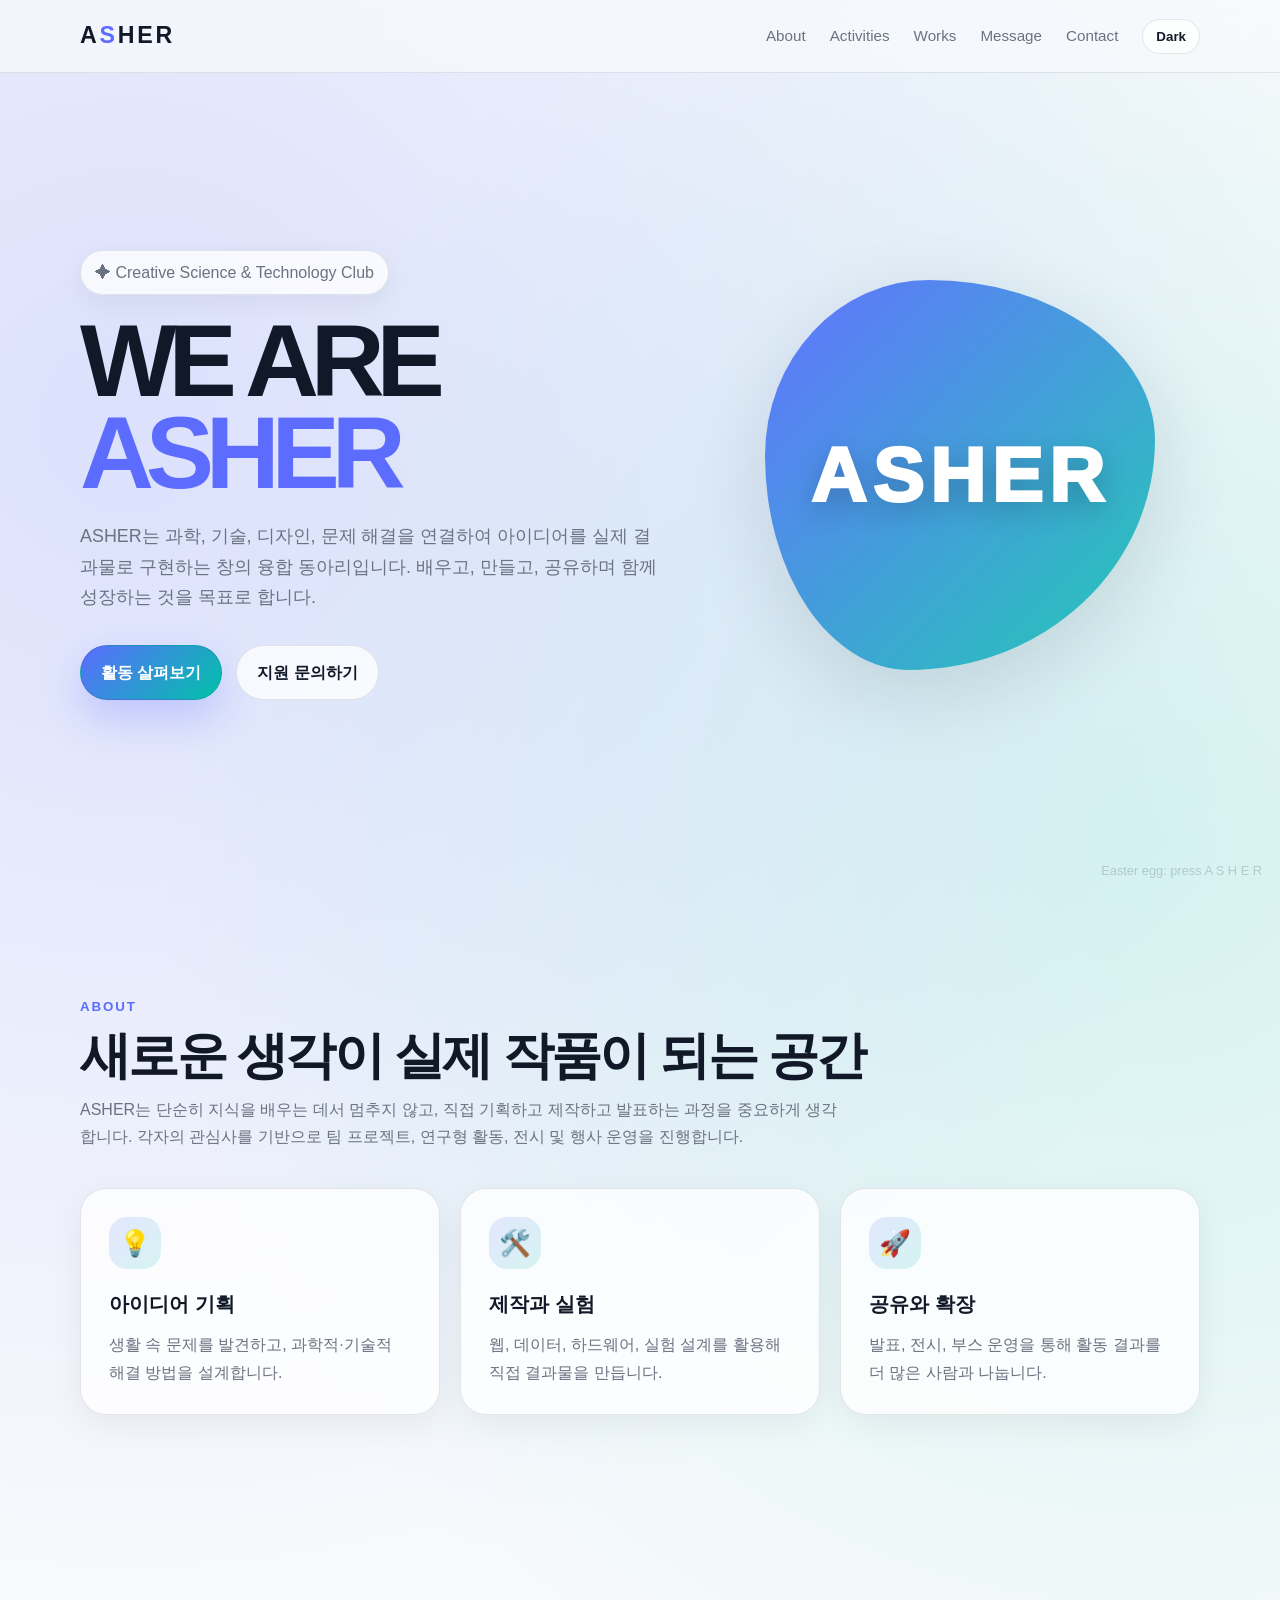
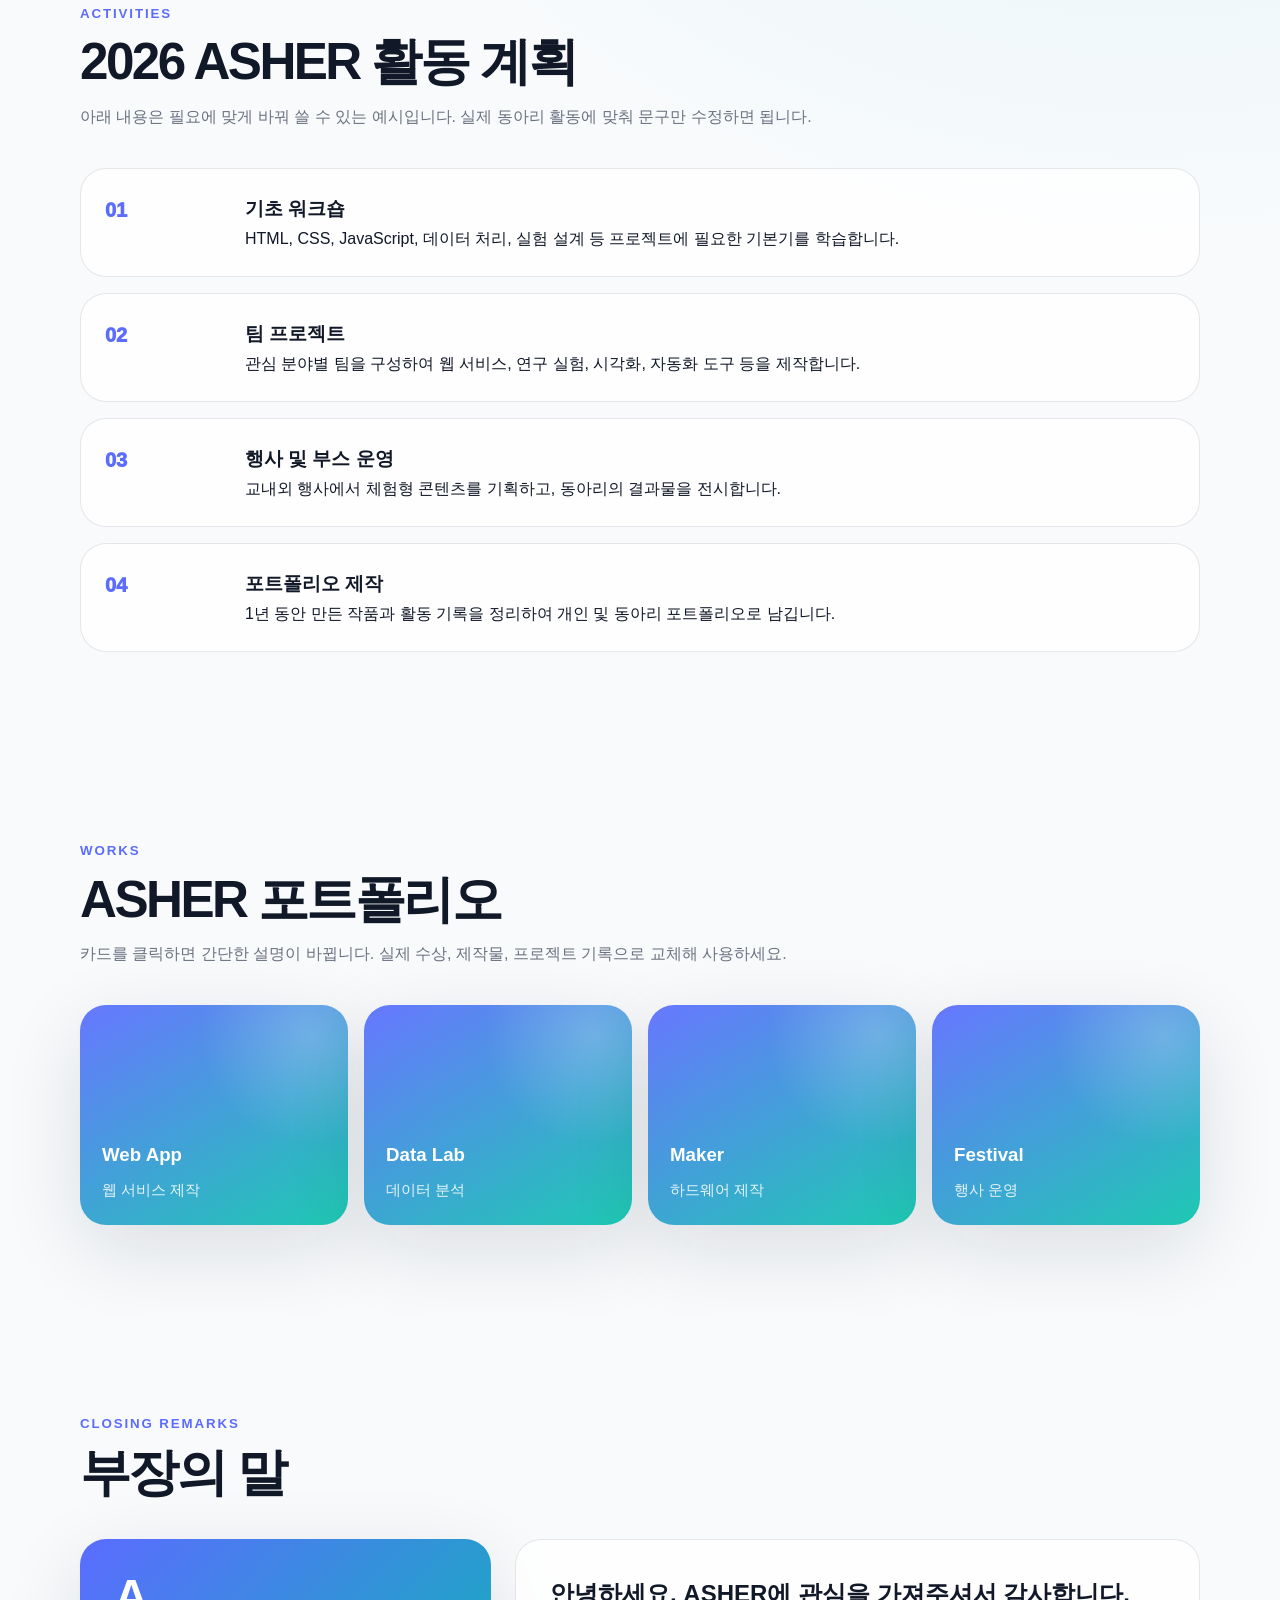
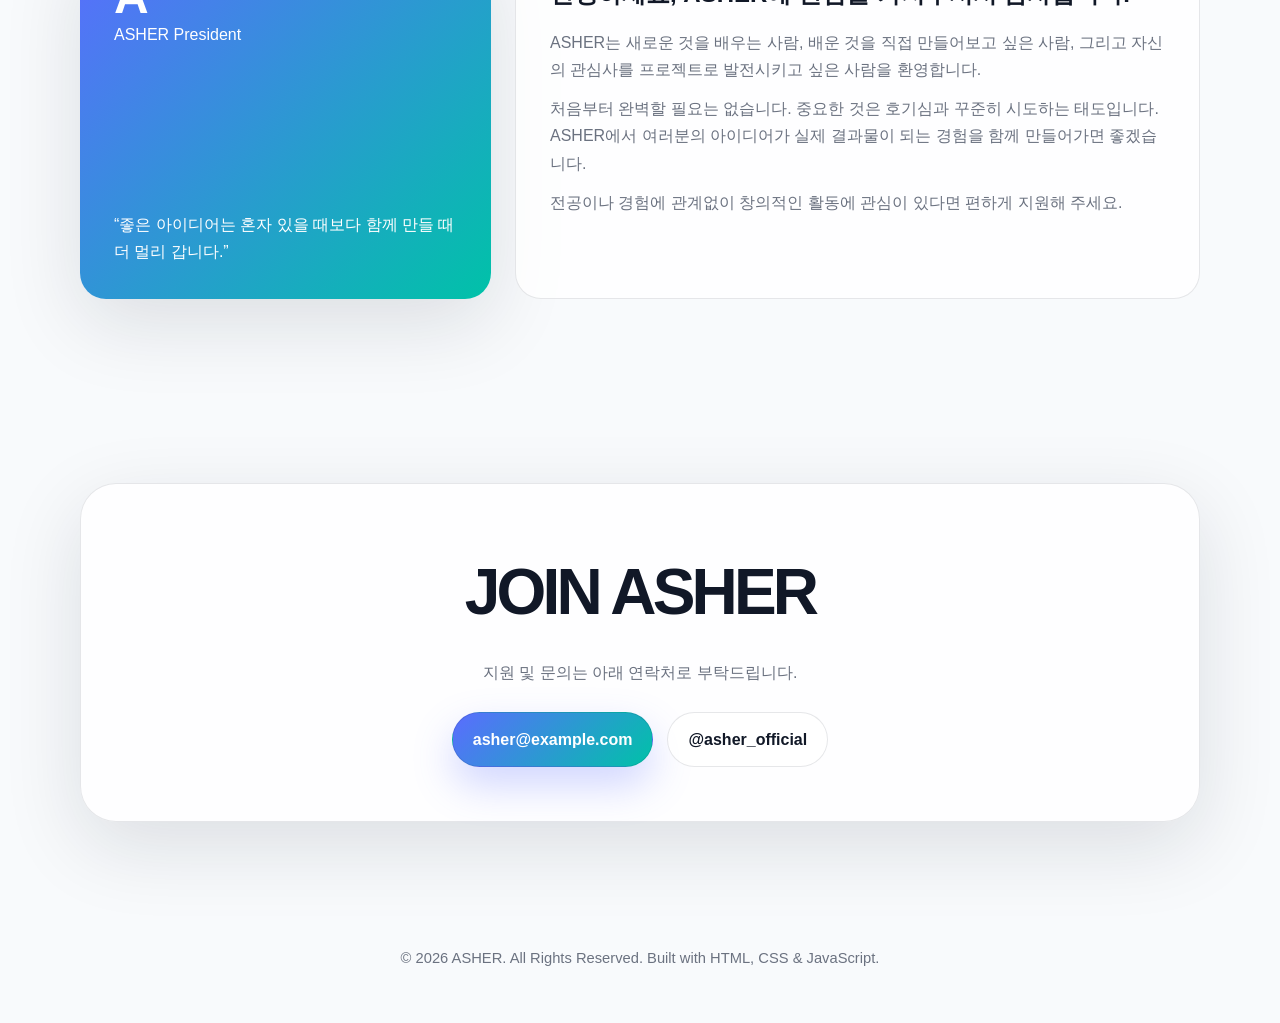
<file: ASHER_GPT.html>
<!DOCTYPE html>
<html lang="ko">
<head>
  <meta charset="UTF-8" />
  <meta name="viewport" content="width=device-width, initial-scale=1.0" />
  <title>ASHER</title>
  <style>
    :root {
      --bg: #f8fafc;
      --text: #111827;
      --muted: #6b7280;
      --card: rgba(255, 255, 255, 0.78);
      --line: rgba(17, 24, 39, 0.1);
      --primary: #5b6cff;
      --primary-dark: #3344dd;
      --accent: #00c2a8;
      --shadow: 0 24px 80px rgba(15, 23, 42, 0.12);
      --radius: 26px;
    }

    body.dark {
      --bg: #070b17;
      --text: #f8fafc;
      --muted: #a7b0c0;
      --card: rgba(15, 23, 42, 0.72);
      --line: rgba(255, 255, 255, 0.12);
      --primary: #8b96ff;
      --primary-dark: #6673ff;
      --accent: #36e5ca;
      --shadow: 0 24px 80px rgba(0, 0, 0, 0.35);
    }

    * {
      box-sizing: border-box;
      margin: 0;
      padding: 0;
    }

    html {
      scroll-behavior: smooth;
    }

    body {
      font-family: Pretendard, -apple-system, BlinkMacSystemFont, "Segoe UI", sans-serif;
      color: var(--text);
      background:
        radial-gradient(circle at 10% 10%, rgba(91, 108, 255, 0.18), transparent 30%),
        radial-gradient(circle at 90% 20%, rgba(0, 194, 168, 0.14), transparent 28%),
        var(--bg);
      line-height: 1.7;
      transition: background 0.3s ease, color 0.3s ease;
    }

    a {
      color: inherit;
      text-decoration: none;
    }

    .container {
      width: min(1120px, calc(100% - 40px));
      margin: 0 auto;
    }

    header {
      position: fixed;
      top: 0;
      left: 0;
      right: 0;
      z-index: 50;
      backdrop-filter: blur(18px);
      background: rgba(248, 250, 252, 0.72);
      border-bottom: 1px solid var(--line);
    }

    body.dark header {
      background: rgba(7, 11, 23, 0.72);
    }

    nav {
      height: 72px;
      display: flex;
      align-items: center;
      justify-content: space-between;
    }

    .logo {
      font-weight: 900;
      font-size: 1.45rem;
      letter-spacing: 0.12em;
    }

    .logo span {
      color: var(--primary);
    }

    .nav-links {
      display: flex;
      align-items: center;
      gap: 24px;
      font-size: 0.95rem;
      color: var(--muted);
    }

    .nav-links a:hover {
      color: var(--primary);
    }

    .theme-btn,
    .menu-btn {
      border: 1px solid var(--line);
      background: var(--card);
      color: var(--text);
      border-radius: 999px;
      padding: 9px 13px;
      cursor: pointer;
      font-weight: 700;
    }

    .menu-btn {
      display: none;
    }

    .hero {
      min-height: 100vh;
      display: grid;
      place-items: center;
      padding: 120px 0 70px;
      overflow: hidden;
    }

    .hero-grid {
      display: grid;
      grid-template-columns: 1.1fr 0.9fr;
      gap: 54px;
      align-items: center;
    }

    .tag {
      display: inline-flex;
      gap: 8px;
      align-items: center;
      padding: 8px 14px;
      border: 1px solid var(--line);
      border-radius: 999px;
      color: var(--muted);
      background: var(--card);
      box-shadow: 0 8px 28px rgba(15, 23, 42, 0.06);
      margin-bottom: 20px;
    }

    .hero h1 {
      font-size: clamp(3.2rem, 8vw, 7.6rem);
      line-height: 0.9;
      letter-spacing: -0.08em;
      margin-bottom: 22px;
    }

    .hero h1 span {
      color: var(--primary);
    }

    .hero p {
      font-size: 1.12rem;
      color: var(--muted);
      max-width: 620px;
      margin-bottom: 32px;
    }

    .hero-actions {
      display: flex;
      gap: 14px;
      flex-wrap: wrap;
    }

    .btn {
      display: inline-flex;
      align-items: center;
      justify-content: center;
      border-radius: 999px;
      padding: 13px 20px;
      font-weight: 800;
      border: 1px solid var(--line);
      transition: transform 0.2s ease, box-shadow 0.2s ease;
    }

    .btn:hover {
      transform: translateY(-3px);
    }

    .btn.primary {
      color: white;
      background: linear-gradient(135deg, var(--primary), var(--accent));
      box-shadow: 0 18px 40px rgba(91, 108, 255, 0.28);
    }

    .btn.ghost {
      background: var(--card);
      color: var(--text);
    }

    .orb-wrap {
      position: relative;
      height: 470px;
      display: grid;
      place-items: center;
    }

    .orb {
      width: min(390px, 80vw);
      aspect-ratio: 1;
      border-radius: 42% 58% 63% 37% / 45% 41% 59% 55%;
      background:
        linear-gradient(135deg, rgba(91, 108, 255, 0.95), rgba(0, 194, 168, 0.84)),
        url("data:image/svg+xml,%3Csvg xmlns='http://www.w3.org/2000/svg' width='120' height='120'%3E%3Cpath d='M0 60h120M60 0v120' stroke='rgba(255,255,255,.25)' stroke-width='1'/%3E%3C/svg%3E");
      box-shadow: var(--shadow);
      animation: float 5s ease-in-out infinite, morph 9s ease-in-out infinite;
    }

    .orb-text {
      position: absolute;
      font-size: clamp(2.4rem, 6vw, 5rem);
      color: white;
      font-weight: 950;
      letter-spacing: 0.08em;
      text-shadow: 0 10px 28px rgba(0, 0, 0, 0.2);
    }

    @keyframes float {
      0%, 100% { transform: translateY(0); }
      50% { transform: translateY(-18px); }
    }

    @keyframes morph {
      0%, 100% { border-radius: 42% 58% 63% 37% / 45% 41% 59% 55%; }
      50% { border-radius: 58% 42% 41% 59% / 54% 61% 39% 46%; }
    }

    section {
      padding: 92px 0;
    }

    .section-title {
      margin-bottom: 38px;
    }

    .section-title small {
      display: inline-block;
      color: var(--primary);
      font-weight: 900;
      letter-spacing: 0.14em;
      margin-bottom: 8px;
    }

    .section-title h2 {
      font-size: clamp(2rem, 4vw, 3.2rem);
      letter-spacing: -0.05em;
      line-height: 1.12;
    }

    .section-title p {
      color: var(--muted);
      margin-top: 12px;
      max-width: 760px;
    }

    .cards {
      display: grid;
      grid-template-columns: repeat(3, 1fr);
      gap: 20px;
    }

    .card {
      background: var(--card);
      border: 1px solid var(--line);
      border-radius: var(--radius);
      padding: 28px;
      box-shadow: 0 10px 34px rgba(15, 23, 42, 0.06);
      transition: transform 0.2s ease, border-color 0.2s ease;
    }

    .card:hover {
      transform: translateY(-6px);
      border-color: rgba(91, 108, 255, 0.45);
    }

    .icon {
      width: 52px;
      height: 52px;
      display: grid;
      place-items: center;
      border-radius: 18px;
      background: linear-gradient(135deg, rgba(91, 108, 255, 0.15), rgba(0, 194, 168, 0.15));
      font-size: 1.6rem;
      margin-bottom: 18px;
    }

    .card h3 {
      font-size: 1.25rem;
      margin-bottom: 10px;
    }

    .card p,
    .card li {
      color: var(--muted);
    }

    .card ul {
      padding-left: 18px;
    }

    .timeline {
      display: grid;
      gap: 16px;
    }

    .timeline-item {
      display: grid;
      grid-template-columns: 120px 1fr;
      gap: 20px;
      padding: 24px;
      border: 1px solid var(--line);
      border-radius: var(--radius);
      background: var(--card);
    }

    .year {
      color: var(--primary);
      font-weight: 950;
      font-size: 1.25rem;
    }

    .portfolio-grid {
      display: grid;
      grid-template-columns: repeat(4, 1fr);
      gap: 16px;
    }

    .portfolio {
      min-height: 220px;
      display: flex;
      flex-direction: column;
      justify-content: flex-end;
      color: white;
      padding: 22px;
      border-radius: var(--radius);
      background: linear-gradient(150deg, rgba(91, 108, 255, 0.92), rgba(0, 194, 168, 0.88));
      box-shadow: var(--shadow);
      overflow: hidden;
      position: relative;
    }

    .portfolio::before {
      content: "";
      position: absolute;
      inset: -40%;
      background: radial-gradient(circle, rgba(255, 255, 255, 0.22), transparent 35%);
      transform: translate(20%, -20%);
    }

    .portfolio h3,
    .portfolio p {
      position: relative;
    }

    .portfolio p {
      opacity: 0.88;
      font-size: 0.95rem;
      margin-top: 6px;
    }

    .message-box {
      display: grid;
      grid-template-columns: 0.75fr 1.25fr;
      gap: 24px;
      align-items: stretch;
    }

    .profile {
      border-radius: var(--radius);
      background: linear-gradient(135deg, var(--primary), var(--accent));
      color: white;
      padding: 34px;
      display: flex;
      flex-direction: column;
      justify-content: space-between;
      min-height: 360px;
      box-shadow: var(--shadow);
    }

    .profile strong {
      font-size: 3rem;
      line-height: 1;
    }

    .quote {
      background: var(--card);
      border: 1px solid var(--line);
      border-radius: var(--radius);
      padding: 34px;
    }

    .quote h3 {
      font-size: 1.5rem;
      margin-bottom: 14px;
    }

    .quote p {
      color: var(--muted);
      margin-bottom: 12px;
    }

    .contact {
      text-align: center;
      background: var(--card);
      border: 1px solid var(--line);
      border-radius: calc(var(--radius) + 10px);
      padding: 54px 24px;
      box-shadow: var(--shadow);
    }

    .contact h2 {
      font-size: clamp(2rem, 5vw, 4rem);
      letter-spacing: -0.06em;
      margin-bottom: 12px;
    }

    .contact p {
      color: var(--muted);
      margin-bottom: 26px;
    }

    footer {
      padding: 32px 0 52px;
      color: var(--muted);
      text-align: center;
      font-size: 0.92rem;
    }

    .hidden-egg {
      position: fixed;
      right: 18px;
      bottom: 18px;
      opacity: 0.18;
      font-size: 0.8rem;
      user-select: none;
    }

    .toast {
      position: fixed;
      left: 50%;
      bottom: 26px;
      transform: translateX(-50%) translateY(20px);
      opacity: 0;
      pointer-events: none;
      background: var(--text);
      color: var(--bg);
      border-radius: 999px;
      padding: 12px 18px;
      font-weight: 800;
      transition: all 0.25s ease;
      z-index: 99;
    }

    .toast.show {
      opacity: 1;
      transform: translateX(-50%) translateY(0);
    }

    @media (max-width: 860px) {
      .menu-btn {
        display: inline-flex;
      }

      .nav-links {
        position: absolute;
        top: 72px;
        left: 20px;
        right: 20px;
        display: none;
        flex-direction: column;
        align-items: stretch;
        gap: 8px;
        padding: 18px;
        border: 1px solid var(--line);
        border-radius: 22px;
        background: var(--card);
        box-shadow: var(--shadow);
      }

      .nav-links.open {
        display: flex;
      }

      .hero-grid,
      .message-box {
        grid-template-columns: 1fr;
      }

      .orb-wrap {
        height: 360px;
      }

      .cards,
      .portfolio-grid {
        grid-template-columns: 1fr;
      }

      .timeline-item {
        grid-template-columns: 1fr;
      }
    }
  </style>
</head>
<body>
  <header>
    <div class="container">
      <nav>
        <a href="#home" class="logo">A<span>S</span>HER</a>
        <div class="nav-links" id="navLinks">
          <a href="#about">About</a>
          <a href="#activities">Activities</a>
          <a href="#works">Works</a>
          <a href="#message">Message</a>
          <a href="#contact">Contact</a>
          <button class="theme-btn" id="themeBtn" type="button">Dark</button>
        </div>
        <button class="menu-btn" id="menuBtn" type="button">Menu</button>
      </nav>
    </div>
  </header>

  <main>
    <section class="hero" id="home">
      <div class="container hero-grid">
        <div>
          <div class="tag">✦ Creative Science & Technology Club</div>
          <h1>WE ARE <span>ASHER</span></h1>
          <p>
            ASHER는 과학, 기술, 디자인, 문제 해결을 연결하여 아이디어를 실제 결과물로 구현하는 창의 융합 동아리입니다.
            배우고, 만들고, 공유하며 함께 성장하는 것을 목표로 합니다.
          </p>
          <div class="hero-actions">
            <a class="btn primary" href="#activities">활동 살펴보기</a>
            <a class="btn ghost" href="#contact">지원 문의하기</a>
          </div>
        </div>
        <div class="orb-wrap" aria-label="ASHER visual object">
          <div class="orb"></div>
          <div class="orb-text">ASHER</div>
        </div>
      </div>
    </section>

    <section id="about">
      <div class="container">
        <div class="section-title">
          <small>ABOUT</small>
          <h2>새로운 생각이 실제 작품이 되는 공간</h2>
          <p>
            ASHER는 단순히 지식을 배우는 데서 멈추지 않고, 직접 기획하고 제작하고 발표하는 과정을 중요하게 생각합니다.
            각자의 관심사를 기반으로 팀 프로젝트, 연구형 활동, 전시 및 행사 운영을 진행합니다.
          </p>
        </div>
        <div class="cards">
          <article class="card">
            <div class="icon">💡</div>
            <h3>아이디어 기획</h3>
            <p>생활 속 문제를 발견하고, 과학적·기술적 해결 방법을 설계합니다.</p>
          </article>
          <article class="card">
            <div class="icon">🛠️</div>
            <h3>제작과 실험</h3>
            <p>웹, 데이터, 하드웨어, 실험 설계를 활용해 직접 결과물을 만듭니다.</p>
          </article>
          <article class="card">
            <div class="icon">🚀</div>
            <h3>공유와 확장</h3>
            <p>발표, 전시, 부스 운영을 통해 활동 결과를 더 많은 사람과 나눕니다.</p>
          </article>
        </div>
      </div>
    </section>

    <section id="activities">
      <div class="container">
        <div class="section-title">
          <small>ACTIVITIES</small>
          <h2>2026 ASHER 활동 계획</h2>
          <p>아래 내용은 필요에 맞게 바꿔 쓸 수 있는 예시입니다. 실제 동아리 활동에 맞춰 문구만 수정하면 됩니다.</p>
        </div>
        <div class="timeline">
          <div class="timeline-item">
            <div class="year">01</div>
            <div>
              <h3>기초 워크숍</h3>
              <p>HTML, CSS, JavaScript, 데이터 처리, 실험 설계 등 프로젝트에 필요한 기본기를 학습합니다.</p>
            </div>
          </div>
          <div class="timeline-item">
            <div class="year">02</div>
            <div>
              <h3>팀 프로젝트</h3>
              <p>관심 분야별 팀을 구성하여 웹 서비스, 연구 실험, 시각화, 자동화 도구 등을 제작합니다.</p>
            </div>
          </div>
          <div class="timeline-item">
            <div class="year">03</div>
            <div>
              <h3>행사 및 부스 운영</h3>
              <p>교내외 행사에서 체험형 콘텐츠를 기획하고, 동아리의 결과물을 전시합니다.</p>
            </div>
          </div>
          <div class="timeline-item">
            <div class="year">04</div>
            <div>
              <h3>포트폴리오 제작</h3>
              <p>1년 동안 만든 작품과 활동 기록을 정리하여 개인 및 동아리 포트폴리오로 남깁니다.</p>
            </div>
          </div>
        </div>
      </div>
    </section>

    <section id="works">
      <div class="container">
        <div class="section-title">
          <small>WORKS</small>
          <h2>ASHER 포트폴리오</h2>
          <p>카드를 클릭하면 간단한 설명이 바뀝니다. 실제 수상, 제작물, 프로젝트 기록으로 교체해 사용하세요.</p>
        </div>
        <div class="portfolio-grid">
          <article class="portfolio" data-work="실생활 문제를 해결하는 미니 웹앱을 제작했습니다.">
            <h3>Web App</h3>
            <p>웹 서비스 제작</p>
          </article>
          <article class="portfolio" data-work="데이터를 수집하고 그래프로 시각화하는 활동을 진행했습니다.">
            <h3>Data Lab</h3>
            <p>데이터 분석</p>
          </article>
          <article class="portfolio" data-work="센서와 보드를 활용해 작동하는 프로토타입을 만들었습니다.">
            <h3>Maker</h3>
            <p>하드웨어 제작</p>
          </article>
          <article class="portfolio" data-work="체험형 부스를 기획하여 방문객이 직접 참여하도록 구성했습니다.">
            <h3>Festival</h3>
            <p>행사 운영</p>
          </article>
        </div>
      </div>
    </section>

    <section id="message">
      <div class="container">
        <div class="section-title">
          <small>CLOSING REMARKS</small>
          <h2>부장의 말</h2>
        </div>
        <div class="message-box">
          <aside class="profile">
            <div>
              <strong>A</strong>
              <p>ASHER President</p>
            </div>
            <p>“좋은 아이디어는 혼자 있을 때보다 함께 만들 때 더 멀리 갑니다.”</p>
          </aside>
          <article class="quote">
            <h3>안녕하세요, ASHER에 관심을 가져주셔서 감사합니다.</h3>
            <p>
              ASHER는 새로운 것을 배우는 사람, 배운 것을 직접 만들어보고 싶은 사람, 그리고 자신의 관심사를 프로젝트로 발전시키고 싶은 사람을 환영합니다.
            </p>
            <p>
              처음부터 완벽할 필요는 없습니다. 중요한 것은 호기심과 꾸준히 시도하는 태도입니다. ASHER에서 여러분의 아이디어가 실제 결과물이 되는 경험을 함께 만들어가면 좋겠습니다.
            </p>
            <p>
              전공이나 경험에 관계없이 창의적인 활동에 관심이 있다면 편하게 지원해 주세요.
            </p>
          </article>
        </div>
      </div>
    </section>

    <section id="contact">
      <div class="container">
        <div class="contact">
          <h2>JOIN ASHER</h2>
          <p>지원 및 문의는 아래 연락처로 부탁드립니다.</p>
          <div class="hero-actions" style="justify-content:center">
            <a class="btn primary" href="mailto:asher@example.com">asher@example.com</a>
            <a class="btn ghost" href="https://instagram.com" target="_blank" rel="noreferrer">@asher_official</a>
          </div>
        </div>
      </div>
    </section>
  </main>

  <footer>
    <div class="container">
      © 2026 ASHER. All Rights Reserved. Built with HTML, CSS & JavaScript.
    </div>
  </footer>

  <div class="hidden-egg">Easter egg: press A S H E R</div>
  <div class="toast" id="toast">ASHER Easter Egg Found ✦</div>

  <script>
    const body = document.body;
    const themeBtn = document.getElementById('themeBtn');
    const menuBtn = document.getElementById('menuBtn');
    const navLinks = document.getElementById('navLinks');
    const toast = document.getElementById('toast');

    themeBtn.addEventListener('click', () => {
      body.classList.toggle('dark');
      themeBtn.textContent = body.classList.contains('dark') ? 'Light' : 'Dark';
      localStorage.setItem('asher-theme', body.classList.contains('dark') ? 'dark' : 'light');
    });

    if (localStorage.getItem('asher-theme') === 'dark') {
      body.classList.add('dark');
      themeBtn.textContent = 'Light';
    }

    menuBtn.addEventListener('click', () => {
      navLinks.classList.toggle('open');
    });

    document.querySelectorAll('.nav-links a').forEach(link => {
      link.addEventListener('click', () => navLinks.classList.remove('open'));
    });

    document.querySelectorAll('.portfolio').forEach(card => {
      card.addEventListener('click', () => {
        showToast(card.dataset.work);
      });
    });

    function showToast(message) {
      toast.textContent = message;
      toast.classList.add('show');
      setTimeout(() => toast.classList.remove('show'), 2300);
    }

    let typed = '';
    window.addEventListener('keydown', event => {
      typed += event.key.toLowerCase();
      typed = typed.slice(-5);
      if (typed === 'asher') {
        showToast('Hidden code unlocked: ASHER ✦');
        document.querySelector('.orb').style.filter = 'hue-rotate(140deg) saturate(1.4)';
      }
    });
  </script>
</body>
</html>
</file>
